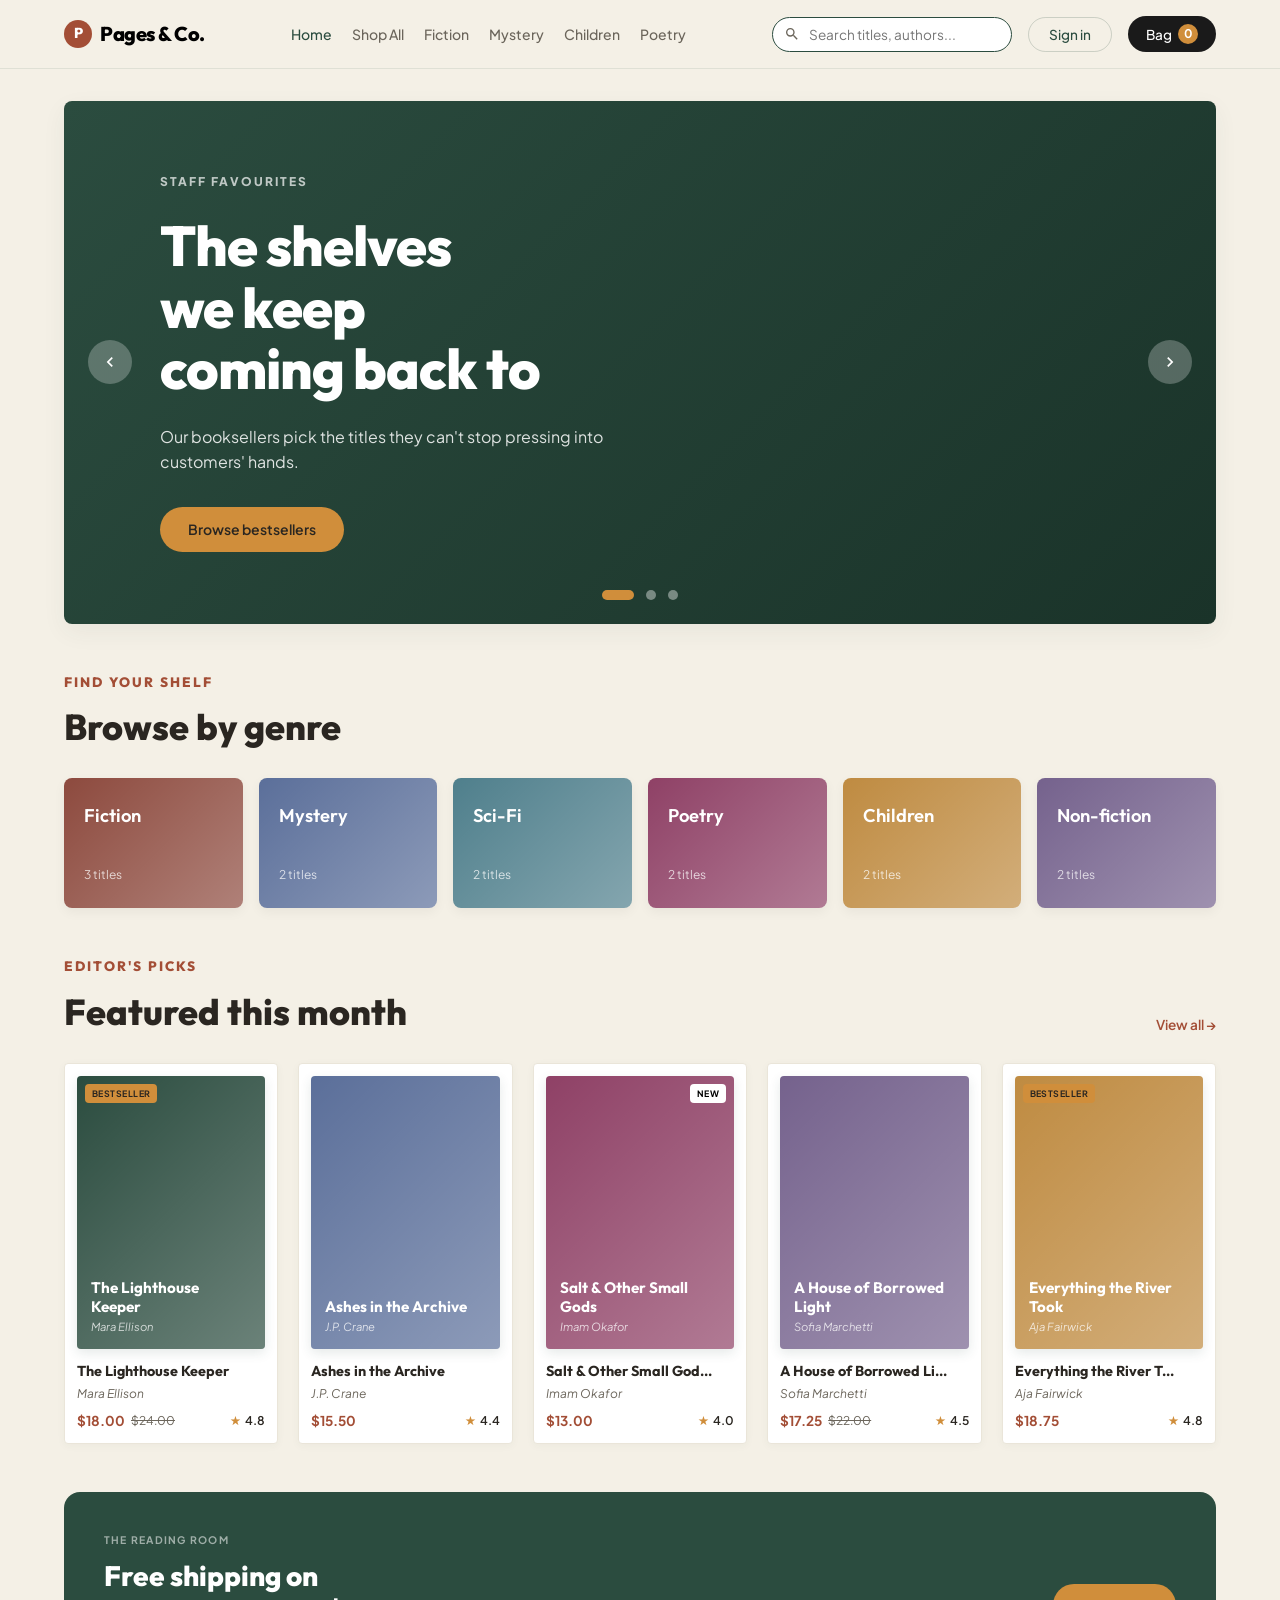
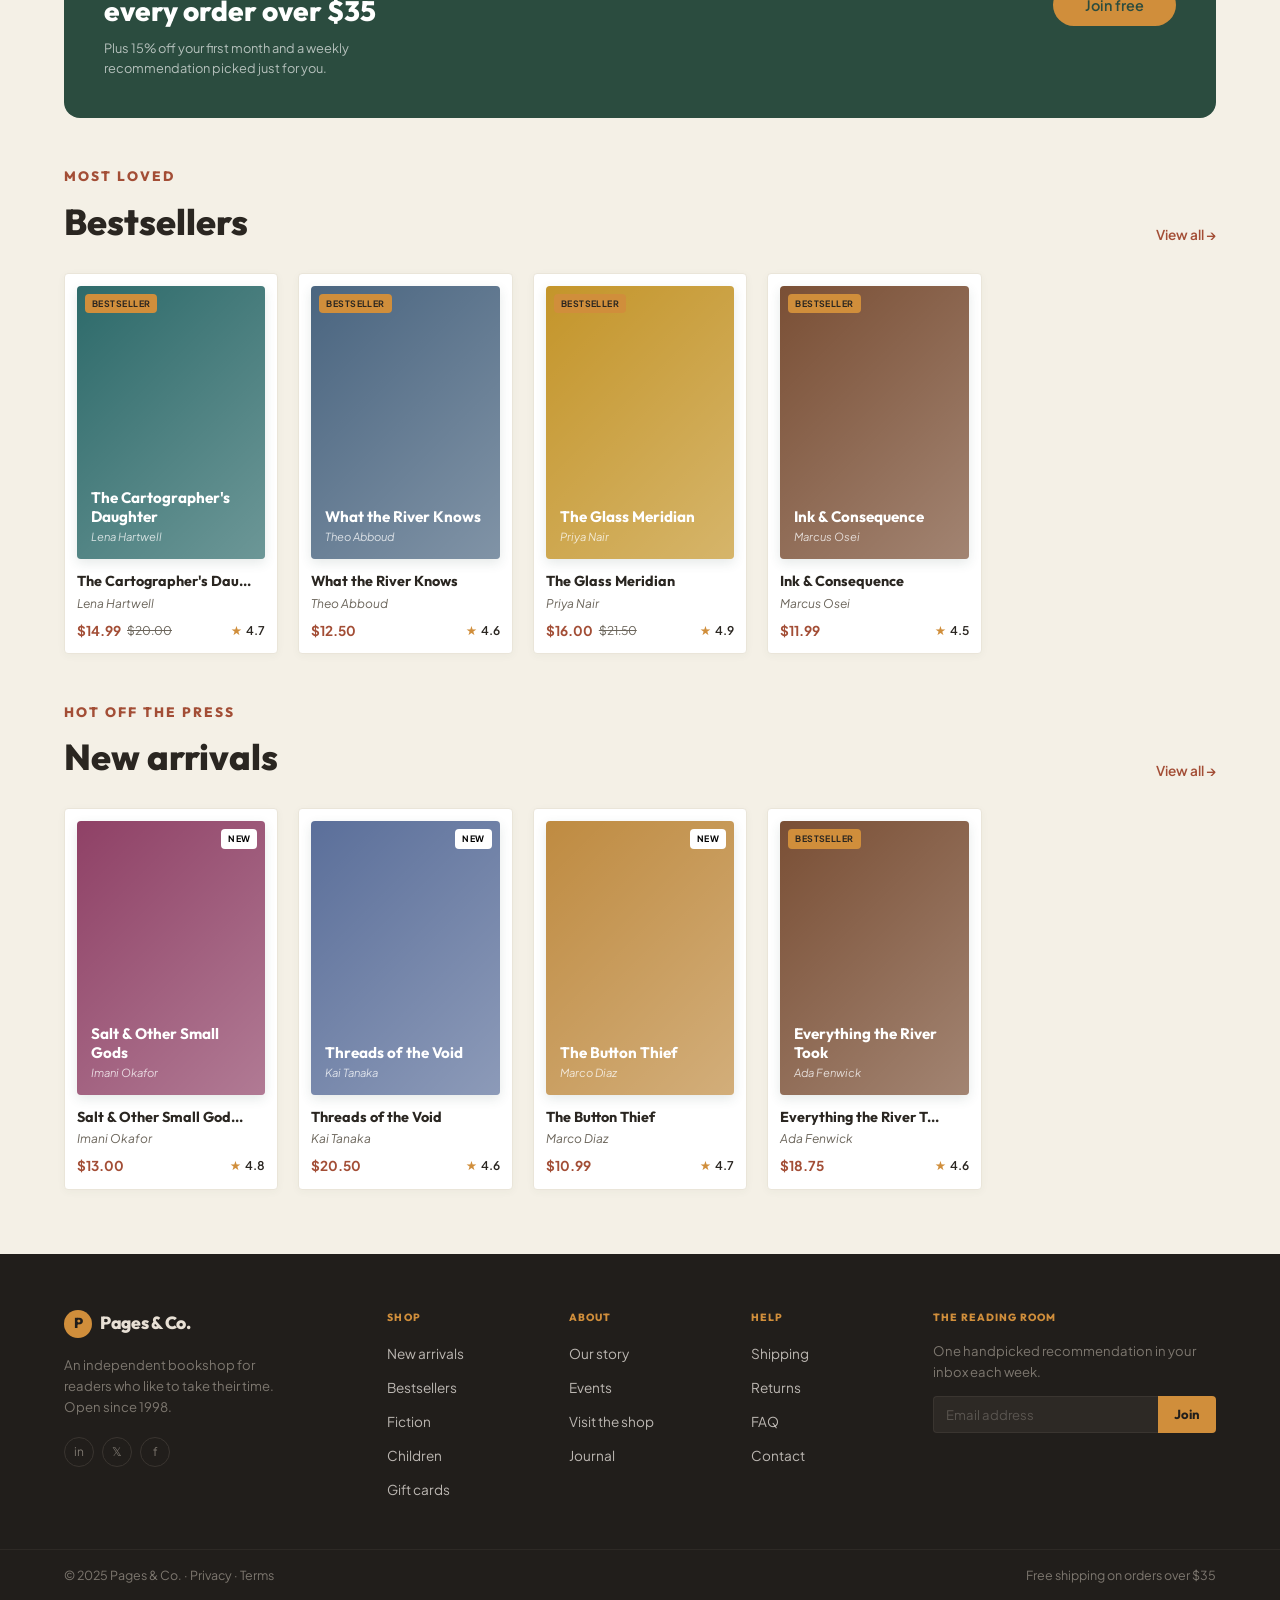
<file: index.html>
<!doctype html>
<html lang="en">
  <head>
    <meta charset="UTF-8" />
    <meta name="viewport" content="width=device-width, initial-scale=1.0" />
    <title>Pages &amp; Co. Bookstore</title>
    <link rel="stylesheet" href="./css/global.css" />
  </head>
  <body>
    <!-- Header Mount Point -->
    <header id="header-root"></header>

    <!-- Main Content Area -->
    <main>
      <section id="hero-carousel-root"></section>
      <section id="genre-cards-root" class="container"></section>
      <section id="featured-picks-root" class="container"></section>
      <section id="promo-banner-root"></section>
      <section id="bestsellers-root" class="container"></section>
      <section id="blank-cards-root" class="container"></section>
    </main>

    <!-- Footer Mount Point -->
    <footer id="footer-root"></footer>

    <!-- Application Script -->
    <script type="module" src="./js/app.js"></script>
  </body>
</html>
</file>
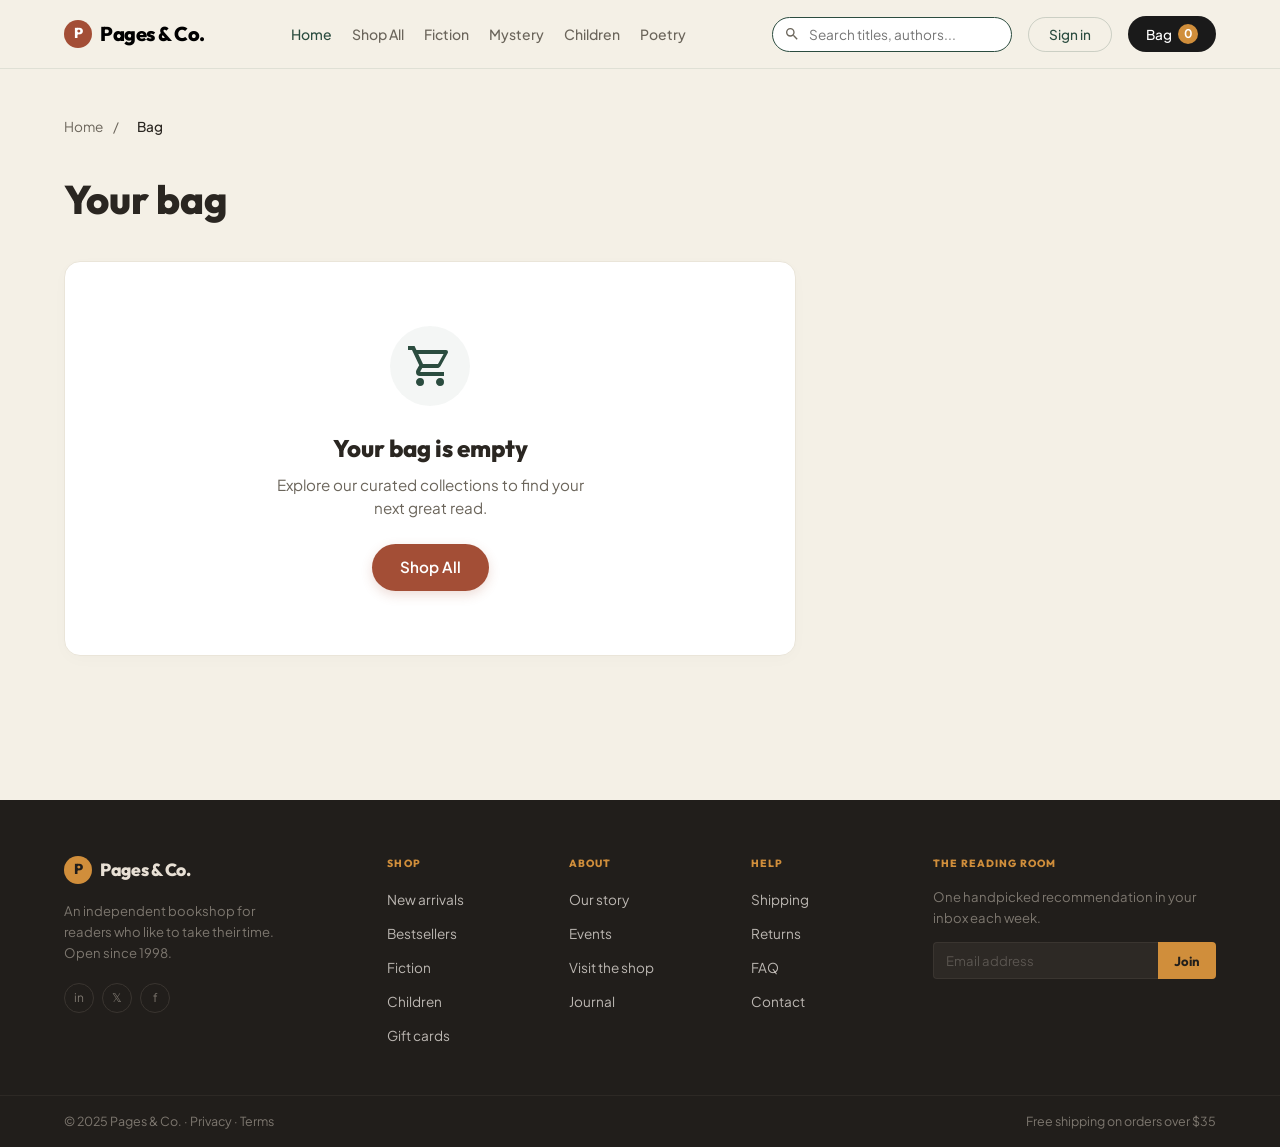
<file: checkout.html>
<!doctype html>
<html lang="en">
  <head>
    <meta charset="UTF-8" />
    <meta name="viewport" content="width=device-width, initial-scale=1.0" />
    <title>Your Bag - Pages &amp; Co. Bookstore</title>
    <link rel="stylesheet" href="./css/global.css" />
    <link rel="stylesheet" href="./css/pages/checkout.css" />
  </head>
  <body>
    <!-- Header Mount Point -->
    <header id="header-root"></header>

    <!-- Main Content Area -->
    <main class="checkout-page-main container">
      <!-- Breadcrumbs -->
      <nav class="breadcrumbs">
        <a href="./index.html">Home</a> <span>/</span>
        <span class="current">Bag</span>
      </nav>

      <!-- Page Title -->
      <h1 class="checkout-title">Your bag</h1>

      <!-- Checkout Container -->
      <div class="checkout-layout" id="checkout-layout">
        <!-- Left Column: Bag Items -->
        <div class="checkout-left-col">
          <!-- Dynamically populated list of bag items -->
          <div class="bag-items-list" id="bag-items-list"></div>

          <!-- Empty State (initially hidden if items exist) -->
          <div class="empty-bag-state" id="empty-bag-state" style="display: none;">
            <div class="empty-icon-wrapper">
              <svg class="empty-icon" viewBox="0 0 24 24" width="48" height="48">
                <path
                  fill="currentColor"
                  d="M17,18A2,2 0 0,1 19,20A2,2 0 0,1 17,22C15.89,22 15,21.1 15,20C15,18.89 15.89,18 17,18M1,2H4.27L5.21,4H20A1,1 0 0,1 21,5C21,5.17 20.95,5.34 20.88,5.5L17.3,11.97C16.96,12.58 16.3,13 15.55,13H8.1L7.2,14.63L7.17,14.75A0.25,0.25 0 0,0 7.42,15H19V17H7A2,2 0 0,1 5,15C5,14.65 5.09,14.32 5.24,14.04L6.6,11.59L3,4H1V2M7,18A2,2 0 0,1 9,20A2,2 0 0,1 7,22C5.89,22 5,21.1 5,20C5,18.89 5.89,18 7,18M16,11L18.78,6H6.14L8.5,11H16Z"
                />
              </svg>
            </div>
            <h2>Your bag is empty</h2>
            <p>Explore our curated collections to find your next great read.</p>
            <a href="./list.html" class="btn-shop-all">Shop All</a>
          </div>
        </div>

        <!-- Right Column: Order Summary -->
        <div class="checkout-right-col" id="summary-sidebar">
          <div class="order-summary-card">
            <h2>Order summary</h2>
            <div class="summary-row">
              <span class="summary-label" id="subtotal-label">Subtotal (0 items)</span>
              <span class="summary-value" id="subtotal-value">$0.00</span>
            </div>
            <div class="summary-row">
              <span class="summary-label">Shipping</span>
              <span class="summary-value color-free" id="shipping-value">Free</span>
            </div>
            <div class="summary-divider"></div>
            <div class="summary-row total-row">
              <span class="summary-label">Total</span>
              <span class="summary-value" id="total-value">$0.00</span>
            </div>
            <button class="btn-checkout" id="checkout-btn">Checkout</button>
            <p class="checkout-note">You'll be asked to sign in to complete your order</p>
          </div>
        </div>
      </div>
    </main>

    <!-- Footer Mount Point -->
    <footer id="footer-root"></footer>

    <!-- Application Script -->
    <script type="module" src="./js/pages/checkout.js"></script>
  </body>
</html>
</file>
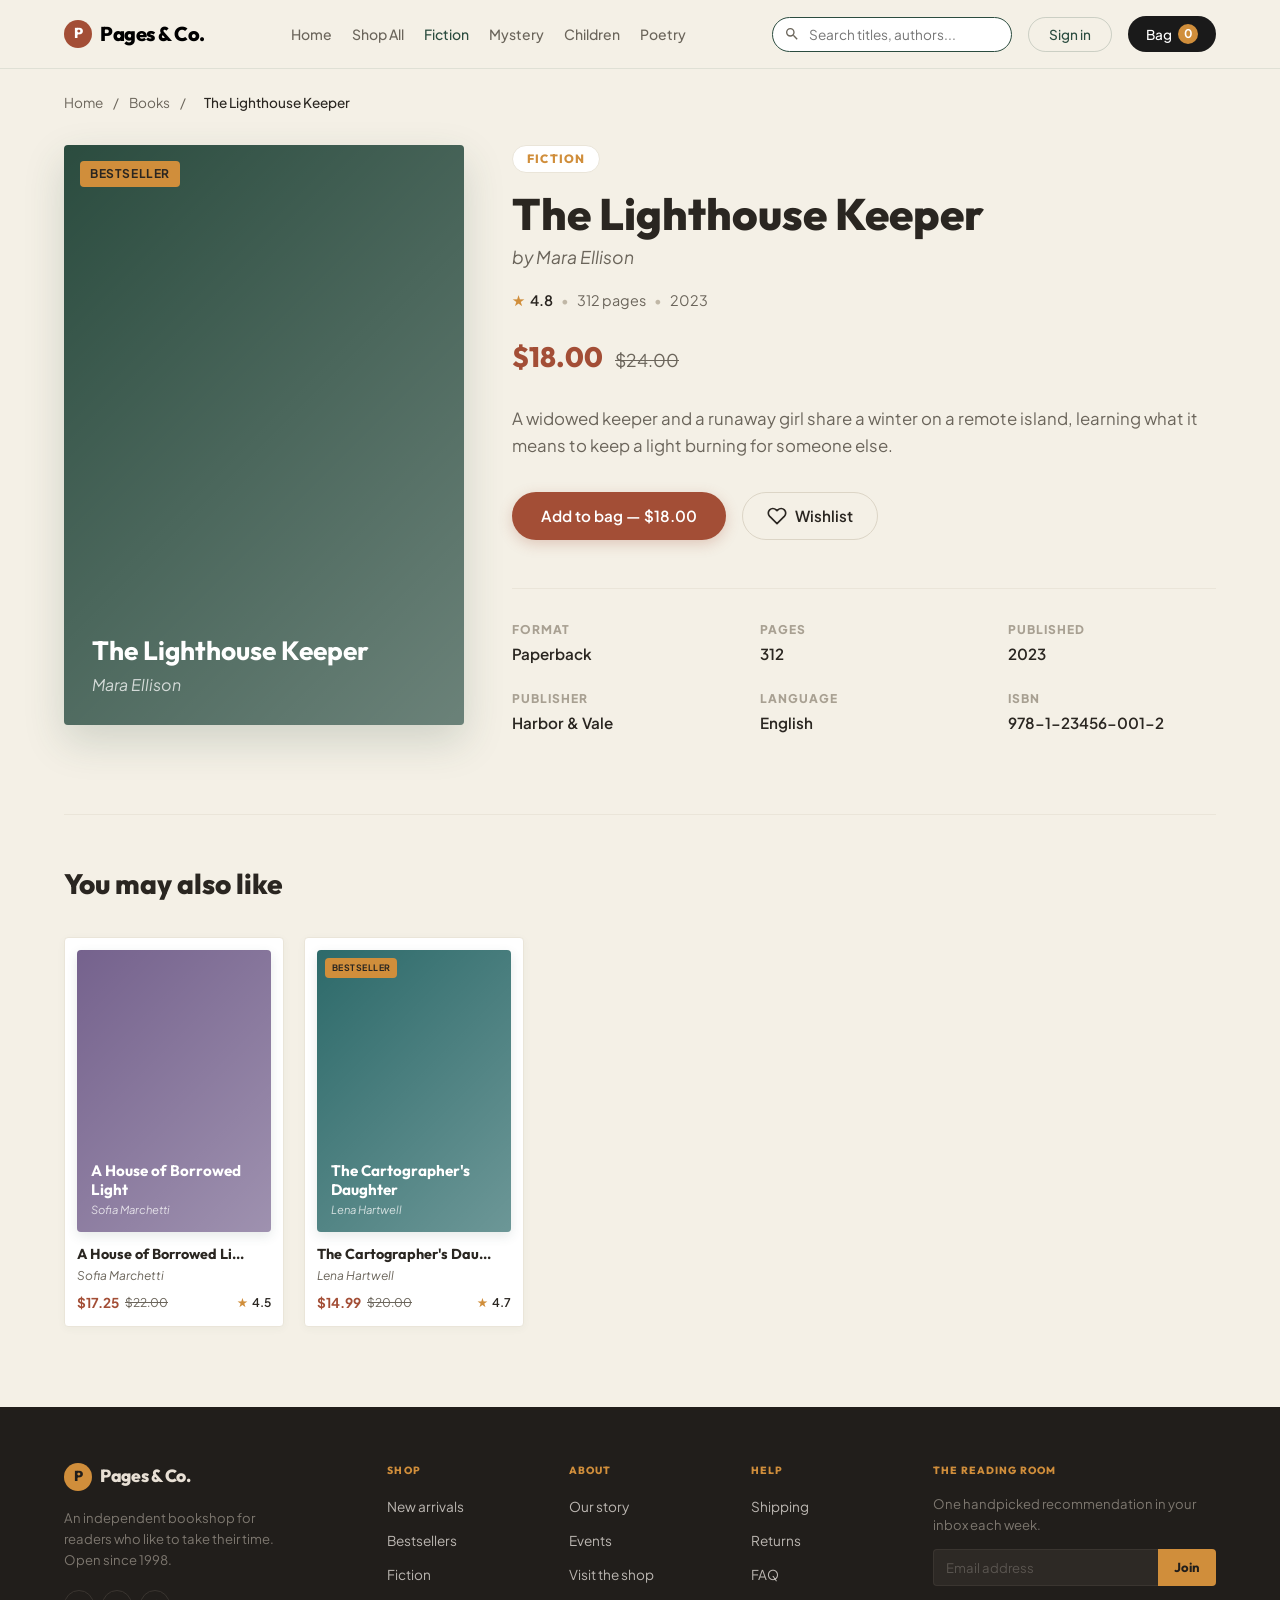
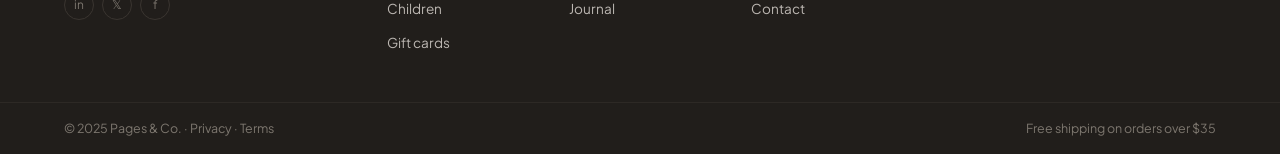
<file: detail.html>
<!doctype html>
<html lang="en">
  <head>
    <meta charset="UTF-8" />
    <meta name="viewport" content="width=device-width, initial-scale=1.0" />
    <title>Book Details - Pages &amp; Co. Bookstore</title>
    <link rel="stylesheet" href="./css/global.css" />
    <link rel="stylesheet" href="./css/pages/detail.css" />
  </head>
  <body>
    <!-- Header Mount Point -->
    <header id="header-root"></header>

    <!-- Main Content Area -->
    <main class="detail-page-main container">
      <!-- Breadcrumbs -->
      <nav class="breadcrumbs">
        <a href="./index.html">Home</a> <span>/</span>
        <a href="./list.html">Books</a> <span>/</span>
        <span class="current" id="breadcrumb-title">The Lighthouse Keeper</span>
      </nav>

      <!-- Book Details Container -->
      <div class="book-detail-wrapper" id="detail-container">
        <!-- Left Column: Cover Image -->
        <div class="detail-cover-container">
          <div class="book-cover-wrapper detail-cover-wrapper">
            <div class="book-cover color-green" id="detail-cover-bg">
              <span class="cover-tag tag-bestseller" id="detail-tag">BESTSELLER</span>
              <div class="cover-text">
                <span class="cover-title" id="cover-title-text">The Lighthouse Keeper</span>
                <span class="cover-author" id="cover-author-text">Mara Ellison</span>
              </div>
            </div>
          </div>
        </div>

        <!-- Right Column: Metadata and Purchase Options -->
        <div class="detail-info-container">
          <span class="detail-genre" id="detail-genre-badge">FICTION</span>
          <h1 class="detail-title" id="detail-title-text">The Lighthouse Keeper</h1>
          <p class="detail-author" id="detail-author-text">by Mara Ellison</p>

          <!-- Star, Pages, Year -->
          <div class="detail-meta-row">
            <span class="detail-rating">
              <span class="star-icon">&#9733;</span> <span id="detail-rating-val">4.8</span>
            </span>
            <span class="divider-dot">&bull;</span>
            <span id="detail-pages-val">312 pages</span>
            <span class="divider-dot">&bull;</span>
            <span id="detail-year-val">2023</span>
          </div>

          <!-- Pricing -->
          <div class="detail-price-row">
            <span class="detail-price-sale" id="detail-price-sale-val">$18.00</span>
            <span class="detail-price-original" id="detail-price-original-val">$24.00</span>
          </div>

          <!-- Description -->
          <p class="detail-description" id="detail-description-val">
            A widowed keeper and a runaway girl share a winter on a remote island, learning what it means to keep a light burning for someone else.
          </p>

          <!-- Interactive actions -->
          <div class="detail-actions">
            <button class="btn-add-bag" id="add-to-bag-btn">Add to bag &mdash; $18.00</button>
            <button class="btn-wishlist" id="wishlist-btn">
              <svg
                class="heart-icon"
                viewBox="0 0 24 24"
                width="20"
                height="20"
                fill="none"
                stroke="currentColor"
                stroke-width="2"
                stroke-linecap="round"
                stroke-linejoin="round"
              >
                <path d="M20.84 4.61a5.5 5.5 0 0 0-7.78 0L12 5.67l-1.06-1.06a5.5 5.5 0 0 0-7.78 7.78l1.06 1.06L12 21.23l7.78-7.78 1.06-1.06a5.5 5.5 0 0 0 0-7.78z"></path>
              </svg>
              Wishlist
            </button>
          </div>

          <!-- Detailed Specifications Grid -->
          <div class="specs-grid">
            <div class="spec-item">
              <span class="spec-label">Format</span>
              <span class="spec-value" id="spec-format">Paperback</span>
            </div>
            <div class="spec-item">
              <span class="spec-label">Pages</span>
              <span class="spec-value" id="spec-pages">312</span>
            </div>
            <div class="spec-item">
              <span class="spec-label">Published</span>
              <span class="spec-value" id="spec-published">2023</span>
            </div>
            <div class="spec-item">
              <span class="spec-label">Publisher</span>
              <span class="spec-value" id="spec-publisher">Harbor &amp; Vale</span>
            </div>
            <div class="spec-item">
              <span class="spec-label">Language</span>
              <span class="spec-value" id="spec-language">English</span>
            </div>
            <div class="spec-item">
              <span class="spec-label">ISBN</span>
              <span class="spec-value" id="spec-isbn">978-1-23456-001-2</span>
            </div>
          </div>
        </div>
      </div>

      <!-- You May Also Like Section -->
      <section class="related-section">
        <h2 class="related-title">You may also like</h2>
        <div class="books-grid" id="related-grid"></div>
      </section>
    </main>

    <!-- Footer Mount Point -->
    <footer id="footer-root"></footer>

    <!-- Application Script -->
    <script type="module" src="./js/pages/detail.js"></script>
  </body>
</html>
</file>
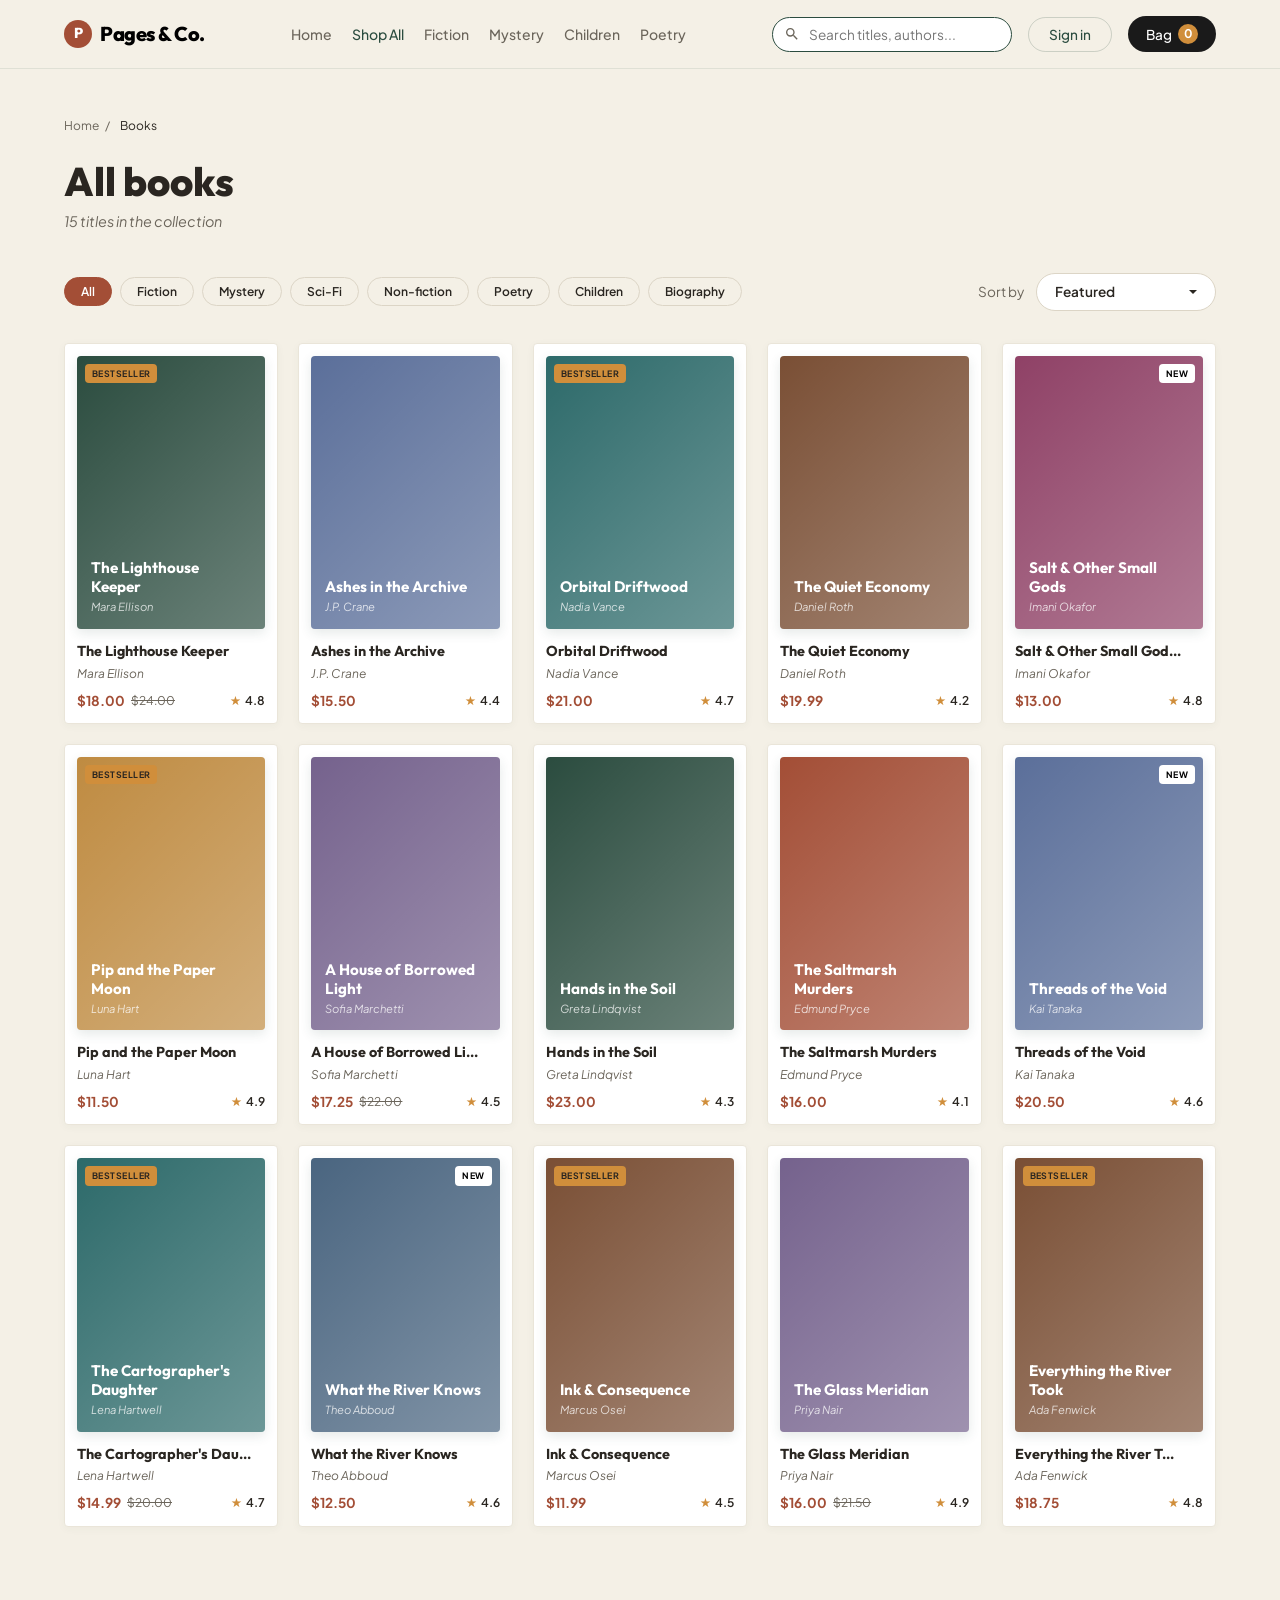
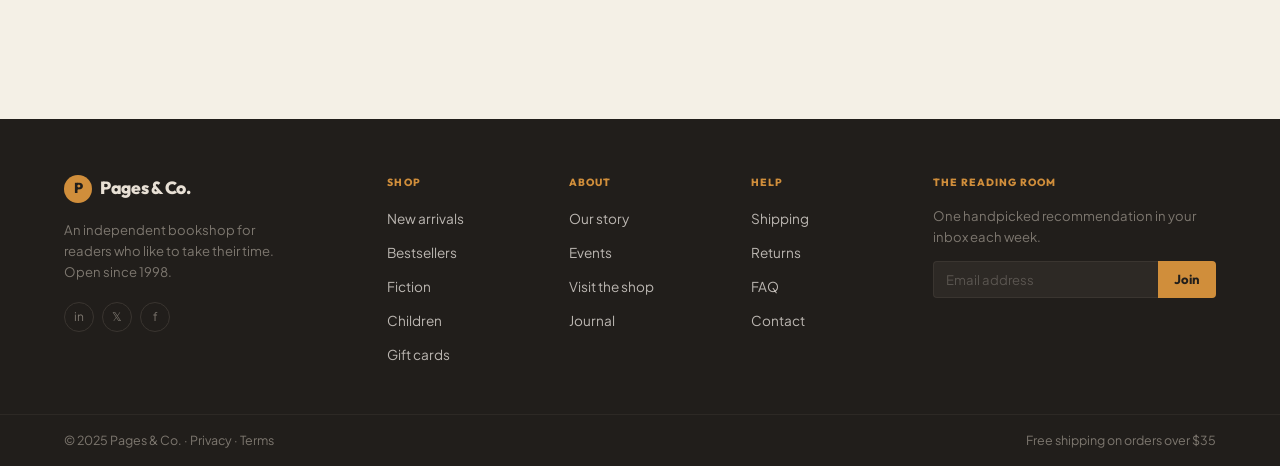
<file: list.html>
<!doctype html>
<html lang="en">
  <head>
    <meta charset="UTF-8" />
    <meta name="viewport" content="width=device-width, initial-scale=1.0" />
    <title>All Books - Pages &amp; Co. Bookstore</title>
    <link rel="stylesheet" href="./css/global.css" />
    <link rel="stylesheet" href="./css/pages/list.css" />
  </head>
  <body>
    <!-- Header Mount Point -->
    <header id="header-root"></header>

    <!-- Main Content Area -->
    <main class="list-page-main container">
      <!-- Breadcrumbs -->
      <nav class="breadcrumbs">
        <a href="/">Home</a> <span>/</span> <span class="current">Books</span>
      </nav>

      <!-- Header Section -->
      <div class="list-header">
        <h1 class="list-title">All books</h1>
        <p class="list-subtitle" id="book-count">14 titles in the collection</p>
      </div>

      <!-- Filters & Sort -->
      <div class="mobile-filters-bar">
        <button class="mobile-filters-trigger" id="mobile-filters-btn">
          <svg
            class="filter-icon"
            width="16"
            height="16"
            viewBox="0 0 24 24"
            fill="none"
            stroke="currentColor"
            stroke-width="2"
            stroke-linecap="round"
            stroke-linejoin="round"
          >
            <line x1="4" y1="21" x2="4" y2="14"></line>
            <line x1="4" y1="10" x2="4" y2="3"></line>
            <line x1="12" y1="21" x2="12" y2="12"></line>
            <line x1="12" y1="8" x2="12" y2="3"></line>
            <line x1="20" y1="21" x2="20" y2="16"></line>
            <line x1="20" y1="12" x2="20" y2="3"></line>
            <line x1="1" y1="14" x2="7" y2="14"></line>
            <line x1="9" y1="8" x2="15" y2="8"></line>
            <line x1="17" y1="16" x2="23" y2="16"></line>
          </svg>
          Filters & Sort
        </button>
      </div>

      <div class="controls-bar-wrapper" id="controls-drawer">
        <div class="drawer-header">
          <h3>Filters & Sort</h3>
          <button
            class="drawer-close"
            id="drawer-close-btn"
            aria-label="Close filters"
          >
            &times;
          </button>
        </div>
        <div class="controls-bar">
          <div class="filters" id="filter-container">
            <button class="filter-pill active" data-filter="all">All</button>
            <button class="filter-pill" data-filter="fiction">Fiction</button>
            <button class="filter-pill" data-filter="mystery">Mystery</button>
            <button class="filter-pill" data-filter="sci-fi">Sci-Fi</button>
            <button class="filter-pill" data-filter="non-fiction">
              Non-fiction
            </button>
            <button class="filter-pill" data-filter="poetry">Poetry</button>
            <button class="filter-pill" data-filter="children">Children</button>
            <button class="filter-pill" data-filter="biography">
              Biography
            </button>
          </div>
          <div class="sort-wrapper">
            <span>Sort by</span>
            <div class="custom-select-container">
              <div class="custom-select" id="sort-select">
                <div class="custom-select-trigger">
                  <span id="sort-trigger-label">Featured</span>
                  <span class="custom-arrow"></span>
                </div>
                <div class="custom-options-container">
                  <div class="custom-option active" data-value="featured">
                    Featured
                  </div>
                  <div class="custom-option" data-value="price-low">
                    Price: Low to High
                  </div>
                  <div class="custom-option" data-value="price-high">
                    Price: High to Low
                  </div>
                  <div class="custom-option" data-value="newest">Newest</div>
                </div>
              </div>
            </div>
          </div>
        </div>
      </div>
      <div class="drawer-overlay" id="drawer-overlay"></div>

      <!-- Books Grid -->
      <div class="books-grid list-grid-margin" id="list-grid"></div>
    </main>

    <!-- Footer Mount Point -->
    <footer id="footer-root"></footer>

    <!-- Application Script -->
    <script type="module" src="./js/pages/list.js"></script>
  </body>
</html>
</file>
<file: css/global.css>
@import url("https://fonts.googleapis.com/css2?family=Outfit:wght@400;600;800&family=Plus+Jakarta+Sans:wght@400;500;600&display=swap");

:root {
  --color-bg: #f4f0e6;
  --color-green: #2b4c3f;
  --color-green-light: #3d6151;
  --color-yellow: #d08e3b;
  --color-yellow-light: #e29f4d;
  --color-rust: #a34e36;
  --color-text-main: #2a2621;
  --color-text-muted: #6b655b;
  --color-white: #ffffff;
  --color-black: #000000;

  --font-headings: "Outfit", sans-serif;
  --font-body: "Plus Jakarta Sans", sans-serif;

  --radius-sm: 4px;
  --radius-md: 8px;
  --radius-lg: 16px;
  --radius-pill: 9999px;

  --transition-smooth: all 0.3s cubic-bezier(0.4, 0, 0.2, 1);
}

* {
  box-sizing: border-box;
  margin: 0;
  padding: 0;
}

body {
  background-color: var(--color-bg);
  color: var(--color-text-main);
  font-family: var(--font-body);
  line-height: 1.5;
  overflow-x: hidden;
}

.container {
  width: 100%;
  max-width: 1200px;
  margin: 0 auto;
  padding: 0 24px;
}

button {
  font-family: var(--font-body);
  cursor: pointer;
  border: none;
  outline: none;
  background: none;
}

a {
  text-decoration: none;
  color: inherit;
}

/* ==========================================================================
   Shared Book Card & Grid Layout System (DRY Component Architecture)
   ========================================================================== */

.featured-section {
  margin: 48px auto;
}

.featured-header {
  display: flex;
  justify-content: space-between;
  align-items: flex-end;
  margin-bottom: 24px;
}

.section-subtitle {
  font-family: var(--font-headings);
  font-size: 0.75rem;
  font-weight: 800;
  letter-spacing: 0.1em;
  color: #bf8b41;
  text-transform: uppercase;
  margin-bottom: 6px;
}

.section-title {
  font-family: var(--font-headings);
  font-size: 1.75rem;
  font-weight: 800;
  color: var(--color-text-main);
}

.view-all-link {
  font-size: 0.85rem;
  font-weight: 600;
  color: var(--color-rust);
  transition: var(--transition-smooth);
  border-bottom: 1.5px solid transparent;
  padding-bottom: 2px;
}

.view-all-link:hover {
  border-color: var(--color-rust);
}

.books-grid {
  display: grid;
  grid-template-columns: repeat(5, minmax(0, 1fr));
  gap: 20px;
}

.book-card {
  display: flex;
  flex-direction: column;
  align-items: stretch;
  cursor: pointer;
  background-color: var(--color-white);
  border: 1px solid #eae5d9;
  border-radius: var(--radius-sm);
  padding: 12px;
  box-shadow: 0 2px 8px rgba(43, 76, 63, 0.04);
  transition: var(--transition-smooth);
}

.book-card:hover {
  transform: translateY(-6px);
  box-shadow: 0 12px 28px rgba(43, 76, 63, 0.15);
  border-color: #dcd5c6;
}

/* Book Cover */
.book-cover-wrapper {
  position: relative;
  width: 100%;
  padding-top: 145%;
  border-radius: var(--radius-sm);
  overflow: hidden;
  margin-bottom: 12px;
  box-shadow: 0 4px 12px rgba(43, 76, 63, 0.12);
  transition: var(--transition-smooth);
}

.book-card:hover .book-cover-wrapper {
  transform: none;
  box-shadow: 0 4px 12px rgba(43, 76, 63, 0.12);
}

.book-cover {
  position: absolute;
  top: 0;
  left: 0;
  right: 0;
  bottom: 0;
  display: flex;
  flex-direction: column;
  justify-content: flex-end;
  padding: 14px;
  color: var(--color-white);
}

/* Badge tags */
.cover-tag {
  position: absolute;
  top: 8px;
  font-size: 0.55rem;
  font-weight: bold;
  letter-spacing: 0.05em;
  padding: 3px 7px;
  border-radius: var(--radius-sm);
  text-transform: uppercase;
}

.cover-tag.tag-bestseller {
  left: 8px;
  background-color: #d08e3b;
  color: #2a2621;
}

.cover-tag.tag-new {
  right: 8px;
  background-color: #fff;
  color: #000;
}

/* Title + author stacked at bottom of cover */
.cover-text {
  display: flex;
  flex-direction: column;
  gap: 2px;
}

.cover-title {
  font-family: var(--font-headings);
  font-size: 0.95rem;
  font-weight: 700;
  line-height: 1.25;
}

.cover-author {
  font-size: 0.7rem;
  opacity: 0.75;
  font-style: italic;
}

/* Below-cover metadata */
.book-title {
  font-family: var(--font-headings);
  font-size: 0.9rem;
  font-weight: 700;
  margin-bottom: 2px;
  color: var(--color-text-main);
  white-space: nowrap;
  overflow: hidden;
  text-overflow: ellipsis;
}

.book-author {
  font-size: 0.75rem;
  color: var(--color-text-muted);
  font-style: italic;
  margin-bottom: 8px;
}

.book-pricing {
  display: flex;
  align-items: center;
  gap: 6px;
  flex-wrap: wrap;
}

.price-sale {
  font-size: 0.85rem;
  font-weight: 700;
  color: var(--color-rust);
}

.price-original {
  font-size: 0.75rem;
  color: var(--color-text-muted);
  text-decoration: line-through;
}

.book-rating {
  font-size: 0.75rem;
  color: var(--color-text-main);
  font-weight: 600;
  margin-left: auto;
}

.book-rating .star-icon {
  color: var(--color-yellow);
  margin-right: 2px;
}

/* Responsive grid widths */
@media (max-width: 1024px) {
  .books-grid {
    grid-template-columns: repeat(3, minmax(0, 1fr));
  }
}

@media (max-width: 600px) {
  .books-grid {
    grid-template-columns: repeat(2, minmax(0, 1fr));
  }
}

/* Global Book Cover Gradient Colors */
.color-green {
  background-color: #2b4c3f;
  background-image: linear-gradient(
    135deg,
    transparent,
    rgba(255, 255, 255, 0.3)
  );
}
.color-slate {
  background-color: #5b6f9a;
  background-image: linear-gradient(
    135deg,
    transparent,
    rgba(255, 255, 255, 0.3)
  );
}
.color-plum {
  background-color: #8f4166;
  background-image: linear-gradient(
    135deg,
    transparent,
    rgba(255, 255, 255, 0.3)
  );
}
.color-purple {
  background-color: #75628d;
  background-image: linear-gradient(
    135deg,
    transparent,
    rgba(255, 255, 255, 0.3)
  );
}
.color-mustard {
  background-color: #bf8b41;
  background-image: linear-gradient(
    135deg,
    transparent,
    rgba(255, 255, 255, 0.3)
  );
}
.color-teal {
  background-color: #2d6a6a;
  background-image: linear-gradient(
    135deg,
    transparent,
    rgba(255, 255, 255, 0.3)
  );
}
.color-slate-dark {
  background-color: #4a6580;
  background-image: linear-gradient(
    135deg,
    transparent,
    rgba(255, 255, 255, 0.3)
  );
}
.color-gold {
  background-color: #c4952a;
  background-image: linear-gradient(
    135deg,
    transparent,
    rgba(255, 255, 255, 0.3)
  );
}
.color-brown {
  background-color: #7a4f35;
  background-image: linear-gradient(
    135deg,
    transparent,
    rgba(255, 255, 255, 0.3)
  );
}
.color-rust {
  background-color: var(--color-rust);
  background-image: linear-gradient(
    135deg,
    transparent,
    rgba(255, 255, 255, 0.3)
  );
}
</file>
<file: css/pages/checkout.css>
/* Checkout Page Specific Styles */

.checkout-page-main {
  padding-top: 24px;
  padding-bottom: 80px;
}

/* Breadcrumbs */
.breadcrumbs {
  margin: 24px 0 32px;
  font-size: 0.85rem;
  color: var(--color-text-muted);
}
.breadcrumbs a {
  transition: var(--transition-smooth);
}
.breadcrumbs a:hover {
  color: var(--color-rust);
}
.breadcrumbs span {
  margin: 0 8px;
}
.breadcrumbs .current {
  color: var(--color-text-main);
  font-weight: 500;
}

/* Title */
.checkout-title {
  font-family: var(--font-headings);
  font-size: 2.5rem;
  font-weight: 800;
  color: var(--color-text-main);
  margin-bottom: 32px;
}

/* Layout */
.checkout-layout {
  display: grid;
  grid-template-columns: 1fr 380px;
  gap: 40px;
  align-items: start;
}

/* Left Column */
.checkout-left-col {
  display: flex;
  flex-direction: column;
}

/* Bag Item Card */
.bag-item-card {
  display: flex;
  align-items: center;
  background-color: var(--color-white);
  border: 1px solid #eae5d9;
  border-radius: var(--radius-md);
  padding: 16px 20px;
  margin-bottom: 16px;
  gap: 20px;
  box-shadow: 0 2px 8px rgba(43, 76, 63, 0.02);
  transition: var(--transition-smooth);
}

.bag-item-card:hover {
  border-color: #dcd5c6;
  box-shadow: 0 4px 14px rgba(43, 76, 63, 0.06);
}

/* Cover Wrapper */
.bag-item-cover-wrapper {
  width: 60px;
  height: 87px;
  border-radius: var(--radius-sm);
  overflow: hidden;
  flex-shrink: 0;
  box-shadow: 0 4px 10px rgba(43, 76, 63, 0.1);
  position: relative;
}

.bag-item-cover {
  position: absolute;
  top: 0;
  left: 0;
  right: 0;
  bottom: 0;
  display: flex;
  flex-direction: column;
  justify-content: flex-end;
  padding: 8px;
  color: var(--color-white);
  height: 100%;
  width: 100%;
}

/* Card details */
.bag-item-info {
  display: flex;
  flex-direction: column;
  gap: 4px;
  flex-grow: 1;
}

.bag-item-title {
  font-family: var(--font-headings);
  font-size: 1.05rem;
  font-weight: 700;
  color: var(--color-text-main);
  line-height: 1.3;
}

.bag-item-author {
  font-size: 0.85rem;
  color: var(--color-text-muted);
  font-style: italic;
}

.bag-item-remove {
  color: #b33927;
  font-size: 0.8rem;
  font-weight: 500;
  background: none;
  border: none;
  cursor: pointer;
  padding: 0;
  text-align: left;
  width: fit-content;
  transition: var(--transition-smooth);
  margin-top: 4px;
}

.bag-item-remove:hover {
  color: var(--color-rust);
  text-decoration: underline;
}

/* Quantity Control */
.quantity-selector {
  display: flex;
  align-items: center;
  background-color: var(--color-white);
  border: 1px solid #eae5d9;
  border-radius: var(--radius-pill);
  padding: 4px 8px;
  gap: 12px;
  flex-shrink: 0;
}

.btn-qty {
  width: 22px;
  height: 22px;
  display: flex;
  align-items: center;
  justify-content: center;
  font-size: 0.95rem;
  font-weight: 600;
  color: var(--color-text-muted);
  cursor: pointer;
  border-radius: 50%;
  transition: var(--transition-smooth);
  user-select: none;
}

.btn-qty:hover {
  background-color: rgba(43, 76, 63, 0.05);
  color: var(--color-text-main);
}

.qty-value {
  font-size: 0.85rem;
  font-weight: 700;
  color: var(--color-text-main);
  min-width: 14px;
  text-align: center;
}

/* Price */
.bag-item-price {
  font-family: var(--font-headings);
  font-size: 1.15rem;
  font-weight: 800;
  color: var(--color-rust);
  text-align: right;
  min-width: 75px;
  white-space: nowrap;
}

/* Empty State */
.empty-bag-state {
  text-align: center;
  padding: 64px 24px;
  background-color: var(--color-white);
  border: 1px solid #eae5d9;
  border-radius: var(--radius-lg);
  display: flex;
  flex-direction: column;
  align-items: center;
  box-shadow: 0 4px 16px rgba(43, 76, 63, 0.02);
}

.empty-icon-wrapper {
  background-color: rgba(43, 76, 63, 0.05);
  color: var(--color-green);
  width: 80px;
  height: 80px;
  border-radius: 50%;
  display: flex;
  align-items: center;
  justify-content: center;
  margin-bottom: 24px;
}

.empty-bag-state h2 {
  font-family: var(--font-headings);
  font-size: 1.5rem;
  font-weight: 800;
  color: var(--color-text-main);
  margin-bottom: 8px;
}

.empty-bag-state p {
  font-size: 0.95rem;
  color: var(--color-text-muted);
  margin-bottom: 24px;
  max-width: 320px;
}

.btn-shop-all {
  display: inline-flex;
  align-items: center;
  justify-content: center;
  background-color: var(--color-rust);
  color: var(--color-white);
  font-weight: 600;
  font-size: 0.95rem;
  padding: 12px 28px;
  border-radius: var(--radius-pill);
  transition: var(--transition-smooth);
  box-shadow: 0 4px 12px rgba(163, 78, 54, 0.2);
}

.btn-shop-all:hover {
  background-color: #8b3e2a;
  transform: translateY(-2px);
  box-shadow: 0 6px 18px rgba(163, 78, 54, 0.3);
}

/* Order Summary */
.order-summary-card {
  background-color: var(--color-white);
  border: 1px solid #eae5d9;
  border-radius: var(--radius-lg);
  padding: 24px;
  box-shadow: 0 4px 16px rgba(43, 76, 63, 0.02);
}

.order-summary-card h2 {
  font-family: var(--font-headings);
  font-size: 1.25rem;
  font-weight: 800;
  color: var(--color-text-main);
  margin-bottom: 20px;
}

.summary-row {
  display: flex;
  justify-content: space-between;
  margin-bottom: 12px;
  font-size: 0.9rem;
  color: var(--color-text-muted);
}

.summary-value {
  color: var(--color-text-main);
  font-weight: 600;
}

.summary-value.color-free {
  color: var(--color-green);
  font-weight: 500;
}

.summary-divider {
  height: 1px;
  background-color: rgba(43, 76, 63, 0.1);
  margin: 16px 0;
}

.summary-row.total-row {
  font-size: 1.05rem;
  color: var(--color-text-main);
  margin-bottom: 24px;
}

.summary-row.total-row .summary-value {
  font-size: 1.2rem;
  font-weight: 800;
  color: var(--color-rust);
}

.btn-checkout {
  width: 100%;
  background-color: var(--color-rust);
  color: var(--color-white);
  border: 1.5px solid transparent;
  font-family: var(--font-body);
  font-weight: 600;
  font-size: 0.95rem;
  padding: 13px 24px;
  border-radius: var(--radius-pill);
  transition: var(--transition-smooth);
  box-shadow: 0 4px 14px rgba(163, 78, 54, 0.2);
  text-align: center;
  display: block;
}

.btn-checkout:hover {
  background-color: #8b3e2a;
  transform: translateY(-2px);
  box-shadow: 0 6px 20px rgba(163, 78, 54, 0.3);
}

.btn-checkout:active {
  transform: translateY(0);
}

.checkout-note {
  margin-top: 16px;
  font-size: 0.75rem;
  color: var(--color-text-muted);
  text-align: center;
  line-height: 1.4;
}

/* Responsive Styles */
@media (max-width: 900px) {
  .checkout-layout {
    grid-template-columns: 1fr;
    gap: 32px;
  }
  
  .checkout-title {
    font-size: 2rem;
    margin-bottom: 24px;
  }
}

@media (max-width: 600px) {
  .bag-item-card {
    flex-wrap: wrap;
    gap: 12px;
    padding: 16px;
  }
  
  .bag-item-cover-wrapper {
    width: 50px;
    height: 72px;
  }
  
  .bag-item-info {
    width: calc(100% - 70px);
    flex-grow: 1;
  }
  
  .quantity-selector {
    margin-left: 62px;
  }
  
  .bag-item-price {
    margin-left: auto;
    align-self: center;
  }
}

@media (max-width: 480px) {
  .checkout-title {
    font-size: 1.75rem;
  }
  
  .bag-item-card {
    align-items: flex-start;
  }
  
  .bag-item-cover-wrapper {
    width: 44px;
    height: 64px;
  }
  
  .bag-item-info {
    width: calc(100% - 60px);
  }
  
  .quantity-selector {
    margin-left: 0;
    margin-top: 12px;
    width: 100%;
    justify-content: space-between;
  }
  
  .bag-item-price {
    width: 100%;
    text-align: right;
    margin-top: 8px;
    font-size: 1.05rem;
  }
}
</file>
<file: css/pages/detail.css>
/* Breadcrumbs */
.breadcrumbs {
  margin: 24px 0 32px;
  font-size: 0.85rem;
  color: var(--color-text-muted);
}
.breadcrumbs a {
  transition: var(--transition-smooth);
}
.breadcrumbs a:hover {
  color: var(--color-rust);
}
.breadcrumbs span {
  margin: 0 8px;
}
.breadcrumbs .current {
  color: var(--color-text-main);
  font-weight: 500;
}

/* Details Wrapper */
.book-detail-wrapper {
  display: grid;
  grid-template-columns: minmax(300px, 400px) 1fr;
  gap: 48px;
  margin-bottom: 80px;
  align-items: start;
}

/* Cover Styling */
.detail-cover-container {
  width: 100%;
}
.detail-cover-wrapper {
  padding-top: 145%;
  margin-bottom: 0;
  box-shadow: 0 16px 40px rgba(43, 76, 63, 0.18);
  border-radius: var(--radius-sm);
}

.detail-cover-wrapper .book-cover {
  padding: 28px;
}
.detail-cover-wrapper .cover-tag.tag-bestseller {
  left: 16px;
  top: 16px;
}
.detail-cover-wrapper .cover-tag.tag-new {
  right: 16px;
  top: 16px;
}
.detail-cover-wrapper .cover-tag {
  font-size: 0.75rem;
  padding: 4px 10px;
}
.detail-cover-wrapper .cover-text {
  gap: 6px;
}
.detail-cover-wrapper .cover-title {
  font-size: 1.65rem;
  line-height: 1.25;
}
.detail-cover-wrapper .cover-author {
  font-size: 1rem;
}

/* Info Column */
.detail-info-container {
  display: flex;
  flex-direction: column;
  align-items: flex-start;
}

.detail-genre {
  font-family: var(--font-headings);
  font-size: 0.75rem;
  font-weight: 800;
  letter-spacing: 0.1em;
  color: var(--color-yellow);
  background-color: var(--color-white);
  border: 1.5px solid #EAE5D9;
  padding: 4px 14px;
  border-radius: var(--radius-pill);
  margin-bottom: 16px;
  text-transform: uppercase;
}

.detail-title {
  font-family: var(--font-headings);
  font-size: 2.75rem;
  font-weight: 800;
  line-height: 1.15;
  color: var(--color-text-main);
  margin-bottom: 4px;
}

.detail-author {
  font-size: 1.1rem;
  font-style: italic;
  color: var(--color-text-muted);
  margin-bottom: 20px;
}

/* Meta Row */
.detail-meta-row {
  display: flex;
  align-items: center;
  font-size: 0.9rem;
  color: var(--color-text-muted);
  margin-bottom: 24px;
}
.detail-rating {
  color: var(--color-text-main);
  font-weight: 600;
}
.detail-rating .star-icon {
  color: var(--color-yellow);
  margin-right: 2px;
}
.divider-dot {
  margin: 0 8px;
  color: #C0B7A6;
}

/* Pricing */
.detail-price-row {
  display: flex;
  align-items: baseline;
  gap: 12px;
  margin-bottom: 28px;
}
.detail-price-sale {
  font-family: var(--font-headings);
  font-size: 1.75rem;
  font-weight: 800;
  color: var(--color-rust);
}
.detail-price-original {
  font-size: 1.1rem;
  color: var(--color-text-muted);
  text-decoration: line-through;
}

/* Description */
.detail-description {
  font-size: 1.05rem;
  line-height: 1.6;
  color: var(--color-text-muted);
  margin-bottom: 32px;
}

/* Actions */
.detail-actions {
  display: flex;
  gap: 16px;
  width: 100%;
  margin-bottom: 48px;
}

.btn-add-bag {
  display: inline-flex;
  align-items: center;
  justify-content: center;
  background-color: var(--color-rust);
  color: var(--color-white);
  border: 1.5px solid transparent;
  font-family: var(--font-body);
  font-weight: 600;
  font-size: 0.95rem;
  padding: 13px 28px;
  border-radius: var(--radius-pill);
  transition: var(--transition-smooth);
  box-shadow: 0 4px 14px rgba(163, 78, 54, 0.25);
}

.btn-add-bag:hover {
  background-color: #8b3e2a;
  transform: translateY(-2px);
  box-shadow: 0 6px 20px rgba(163, 78, 54, 0.35);
}

.btn-add-bag:active {
  transform: translateY(0);
}

.btn-wishlist {
  display: inline-flex;
  align-items: center;
  justify-content: center;
  gap: 8px;
  background-color: transparent;
  color: var(--color-text-main);
  border: 1.5px solid #DCD5C6;
  font-family: var(--font-body);
  font-weight: 600;
  font-size: 0.95rem;
  padding: 13px 24px;
  border-radius: var(--radius-pill);
  transition: var(--transition-smooth);
}

.btn-wishlist:hover {
  background-color: rgba(42, 38, 33, 0.04);
  border-color: var(--color-text-main);
}

.btn-wishlist.active {
  background-color: #f7e6e2;
  border-color: var(--color-rust);
  color: var(--color-rust);
}
.btn-wishlist.active .heart-icon {
  fill: var(--color-rust);
}

/* Specs Grid */
.specs-grid {
  display: grid;
  grid-template-columns: repeat(3, 1fr);
  gap: 24px 40px;
  width: 100%;
  border-top: 1.5px solid #EAE5D9;
  padding-top: 32px;
}

.spec-item {
  display: flex;
  flex-direction: column;
  gap: 4px;
}

.spec-label {
  font-size: 0.75rem;
  font-weight: 800;
  letter-spacing: 0.08em;
  color: #a8a092;
  text-transform: uppercase;
}

.spec-value {
  font-size: 0.95rem;
  font-weight: 600;
  color: var(--color-text-main);
}

/* Related Books */
.related-section {
  border-top: 1.5px solid #EAE5D9;
  padding-top: 48px;
  margin-bottom: 80px;
}

.related-title {
  font-family: var(--font-headings);
  font-size: 1.75rem;
  font-weight: 800;
  color: var(--color-text-main);
  margin-bottom: 32px;
}

/* Related Books Layout Constraint */
.related-section .books-grid {
  display: grid;
  grid-template-columns: repeat(auto-fill, minmax(180px, 220px));
  gap: 20px;
  justify-content: start;
}

/* Responsive */
@media (max-width: 900px) {
  .book-detail-wrapper {
    grid-template-columns: 1fr;
    gap: 40px;
  }
  
  .detail-cover-container {
    max-width: 320px;
    margin: 0 auto;
  }
  
  .detail-title {
    font-size: 2.25rem;
  }
  
  .specs-grid {
    grid-template-columns: repeat(2, 1fr);
  }
}

@media (max-width: 600px) {
  .related-section .books-grid {
    grid-template-columns: repeat(2, minmax(0, 1fr));
  }
  
  .detail-cover-wrapper .cover-title {
    font-size: 1.35rem;
  }
  .detail-cover-wrapper .cover-author {
    font-size: 0.85rem;
  }
  .detail-cover-wrapper .cover-tag {
    font-size: 0.65rem;
    padding: 3px 8px;
  }
  .detail-cover-wrapper .book-cover {
    padding: 20px;
  }
  .detail-cover-wrapper .cover-tag.tag-bestseller {
    left: 12px;
    top: 12px;
  }
  .detail-cover-wrapper .cover-tag.tag-new {
    right: 12px;
    top: 12px;
  }
}

@media (max-width: 480px) {
  .breadcrumbs {
    font-size: 0.8rem;
    line-height: 1.4;
    margin: 16px 0 24px;
  }

  .detail-title {
    font-size: 1.85rem;
  }

  .detail-actions {
    flex-direction: column;
    gap: 12px;
  }
  .btn-add-bag, .btn-wishlist {
    width: 100%;
    justify-content: center;
    text-align: center;
  }
  .specs-grid {
    grid-template-columns: 1fr;
    gap: 16px;
  }
}
</file>
<file: css/pages/list.css>
/* List Page Styles */

.list-page-main {
  padding-top: 48px;
  padding-bottom: 80px;
}

.breadcrumbs {
  font-size: 0.75rem;
  color: var(--color-text-muted);
  margin-bottom: 24px;
}

.breadcrumbs a {
  text-decoration: none;
  transition: var(--transition-smooth);
}

.breadcrumbs a:hover {
  color: var(--color-text-main);
}

.breadcrumbs span {
  margin: 0 4px;
}

.breadcrumbs .current {
  color: var(--color-text-main);
}

.list-header {
  margin-bottom: 40px;
}

.list-title {
  font-family: var(--font-headings);
  font-size: 2.5rem;
  font-weight: 800;
  color: var(--color-text-main);
  margin-bottom: 8px;
  line-height: 1.1;
}

.list-subtitle {
  font-size: 0.9rem;
  color: var(--color-text-muted);
  font-style: italic;
}

.controls-bar {
  display: flex;
  justify-content: space-between;
  align-items: center;
  margin-bottom: 32px;
  flex-wrap: wrap;
  gap: 16px;
}

.filters {
  display: flex;
  flex-wrap: wrap;
  gap: 8px;
}

.filter-pill {
  padding: 6px 16px;
  border-radius: var(--radius-pill);
  border: 1px solid #dcd5c6;
  background-color: transparent;
  color: var(--color-text-main);
  font-size: 0.75rem;
  font-weight: 600;
  transition: var(--transition-smooth);
}

.filter-pill:hover {
  border-color: var(--color-rust);
  color: var(--color-rust);
}

.filter-pill.active {
  background-color: var(--color-rust);
  color: var(--color-white);
  border-color: var(--color-rust);
}

.sort-wrapper {
  display: flex;
  align-items: center;
  gap: 12px;
  font-size: 0.85rem;
  color: var(--color-text-muted);
}

.custom-select-container {
  position: relative;
  user-select: none;
}

.custom-select {
  position: relative;
  background-color: var(--color-white);
  border: 1px solid #dcd5c6;
  border-radius: var(--radius-pill);
  font-family: var(--font-body);
  font-size: 0.85rem;
  font-weight: 600;
  color: var(--color-text-main);
  cursor: pointer;
  min-width: 180px;
  transition: var(--transition-smooth);
}

.custom-select:hover {
  border-color: var(--color-rust);
}

.custom-select-trigger {
  display: flex;
  justify-content: space-between;
  align-items: center;
  padding: 8px 18px;
  gap: 12px;
}

.custom-arrow {
  width: 0;
  height: 0;
  border-left: 4px solid transparent;
  border-right: 4px solid transparent;
  border-top: 4px solid var(--color-text-main);
  transition: transform 0.2s ease;
}

.custom-select.open .custom-arrow {
  transform: rotate(180deg);
}

.custom-options-container {
  position: absolute;
  top: calc(100% + 6px);
  left: 0;
  right: 0;
  background-color: var(--color-white);
  border: 1px solid #eae5d9;
  border-radius: var(--radius-md);
  overflow: hidden;
  opacity: 0;
  visibility: hidden;
  transform: translateY(-8px);
  transition:
    opacity 0.25s cubic-bezier(0.4, 0, 0.2, 1),
    transform 0.25s cubic-bezier(0.4, 0, 0.2, 1),
    visibility 0.25s;
  z-index: 99;
  box-shadow: 0 10px 30px rgba(43, 76, 63, 0.12);
  padding: 4px 0;
}

.custom-select.open .custom-options-container {
  opacity: 1;
  visibility: visible;
  transform: translateY(0);
}

.custom-option {
  padding: 8px 18px;
  font-weight: 500;
  color: var(--color-text-muted);
  transition: var(--transition-smooth);
  font-size: 0.85rem;
}

.custom-option:hover {
  background-color: #f4f0e6;
  color: var(--color-text-main);
}

.custom-option.active {
  background-color: rgba(163, 78, 54, 0.08);
  color: var(--color-rust);
  font-weight: 600;
}

.list-grid-margin {
  margin-bottom: 48px;
}

/* Desktop defaults for responsive elements */
.mobile-filters-bar {
  display: none;
}

.drawer-header {
  display: none;
}

.drawer-overlay {
  position: fixed;
  top: 0;
  left: 0;
  width: 100%;
  height: 100%;
  background-color: rgba(42, 38, 33, 0.4);
  backdrop-filter: blur(4px);
  z-index: 999;
  opacity: 0;
  pointer-events: none;
  transition: opacity 0.3s ease;
}

.drawer-overlay.open {
  opacity: 1;
  pointer-events: auto;
}

.controls-bar-wrapper {
  display: block;
}

@media (max-width: 768px) {
  .list-page-main {
    padding-top: 24px;
    padding-bottom: 48px;
  }

  .list-title {
    font-size: 1.85rem;
    margin-bottom: 4px;
  }

  .list-header {
    margin-bottom: 24px;
  }

  /* Display mobile trigger */
  .mobile-filters-bar {
    display: flex;
    justify-content: flex-end;
    margin-bottom: 24px;
  }

  .mobile-filters-trigger {
    display: flex;
    align-items: center;
    gap: 8px;
    background-color: var(--color-white);
    border: 1px solid #dcd5c6;
    border-radius: var(--radius-pill);
    padding: 10px 24px;
    font-family: var(--font-body);
    font-size: 0.85rem;
    font-weight: 600;
    color: var(--color-text-main);
    transition: var(--transition-smooth);
    box-shadow: 0 2px 8px rgba(43, 76, 63, 0.04);
  }

  .mobile-filters-trigger:hover {
    border-color: var(--color-rust);
    color: var(--color-rust);
  }

  .mobile-filters-trigger svg {
    color: var(--color-rust);
  }

  /* Drawer Sidebar structure */
  .controls-bar-wrapper {
    position: fixed;
    top: 0;
    right: -340px;
    width: 320px;
    height: 100vh;
    background-color: var(--color-bg);
    z-index: 1000;
    box-shadow: -10px 0 30px rgba(43, 76, 63, 0.15);
    transition: right 0.3s cubic-bezier(0.4, 0, 0.2, 1);
    display: flex;
    flex-direction: column;
    overflow-y: auto;
  }

  .controls-bar-wrapper.open {
    right: 0;
  }

  /* Drawer Header */
  .drawer-header {
    display: flex;
    justify-content: space-between;
    align-items: center;
    padding: 20px 24px;
    border-bottom: 1px solid rgba(43, 76, 63, 0.1);
  }

  .drawer-header h3 {
    font-family: var(--font-headings);
    font-size: 1.25rem;
    font-weight: 800;
    color: var(--color-text-main);
  }

  .drawer-close {
    font-size: 1.75rem;
    line-height: 1;
    color: var(--color-text-muted);
    cursor: pointer;
    background: none;
    border: none;
    padding: 0 4px;
    transition: var(--transition-smooth);
  }

  .drawer-close:hover {
    color: var(--color-rust);
  }

  /* Drawer Body controls vertical stacking */
  .controls-bar {
    flex-direction: column;
    align-items: stretch;
    padding: 24px;
    gap: 28px;
    margin-bottom: 0;
  }

  .filters {
    flex-direction: column;
    align-items: stretch;
    gap: 10px;
  }

  .filter-pill {
    width: 100%;
    text-align: center;
    padding: 10px 16px;
    font-size: 0.85rem;
  }

  .sort-wrapper {
    flex-direction: column;
    align-items: stretch;
    gap: 8px;
  }

  .custom-select {
    width: 100%;
  }
}

/* Gradient Cover Colors */
.color-green {
  background-color: #2b4c3f;
  background-image: linear-gradient(
    135deg,
    transparent,
    rgba(255, 255, 255, 0.3)
  );
}
.color-slate {
  background-color: #5b6f9a;
  background-image: linear-gradient(
    135deg,
    transparent,
    rgba(255, 255, 255, 0.3)
  );
}
.color-plum {
  background-color: #8f4166;
  background-image: linear-gradient(
    135deg,
    transparent,
    rgba(255, 255, 255, 0.3)
  );
}
.color-purple {
  background-color: #75628d;
  background-image: linear-gradient(
    135deg,
    transparent,
    rgba(255, 255, 255, 0.3)
  );
}
.color-mustard {
  background-color: #bf8b41;
  background-image: linear-gradient(
    135deg,
    transparent,
    rgba(255, 255, 255, 0.3)
  );
}
.color-teal {
  background-color: #2d6a6a;
  background-image: linear-gradient(
    135deg,
    transparent,
    rgba(255, 255, 255, 0.3)
  );
}
.color-slate-dark {
  background-color: #4a6580;
  background-image: linear-gradient(
    135deg,
    transparent,
    rgba(255, 255, 255, 0.3)
  );
}
.color-gold {
  background-color: #c4952a;
  background-image: linear-gradient(
    135deg,
    transparent,
    rgba(255, 255, 255, 0.3)
  );
}
.color-brown {
  background-color: #7a4f35;
  background-image: linear-gradient(
    135deg,
    transparent,
    rgba(255, 255, 255, 0.3)
  );
}
.color-rust {
  background-color: var(--color-rust);
  background-image: linear-gradient(
    135deg,
    transparent,
    rgba(255, 255, 255, 0.3)
  );
}
</file>
